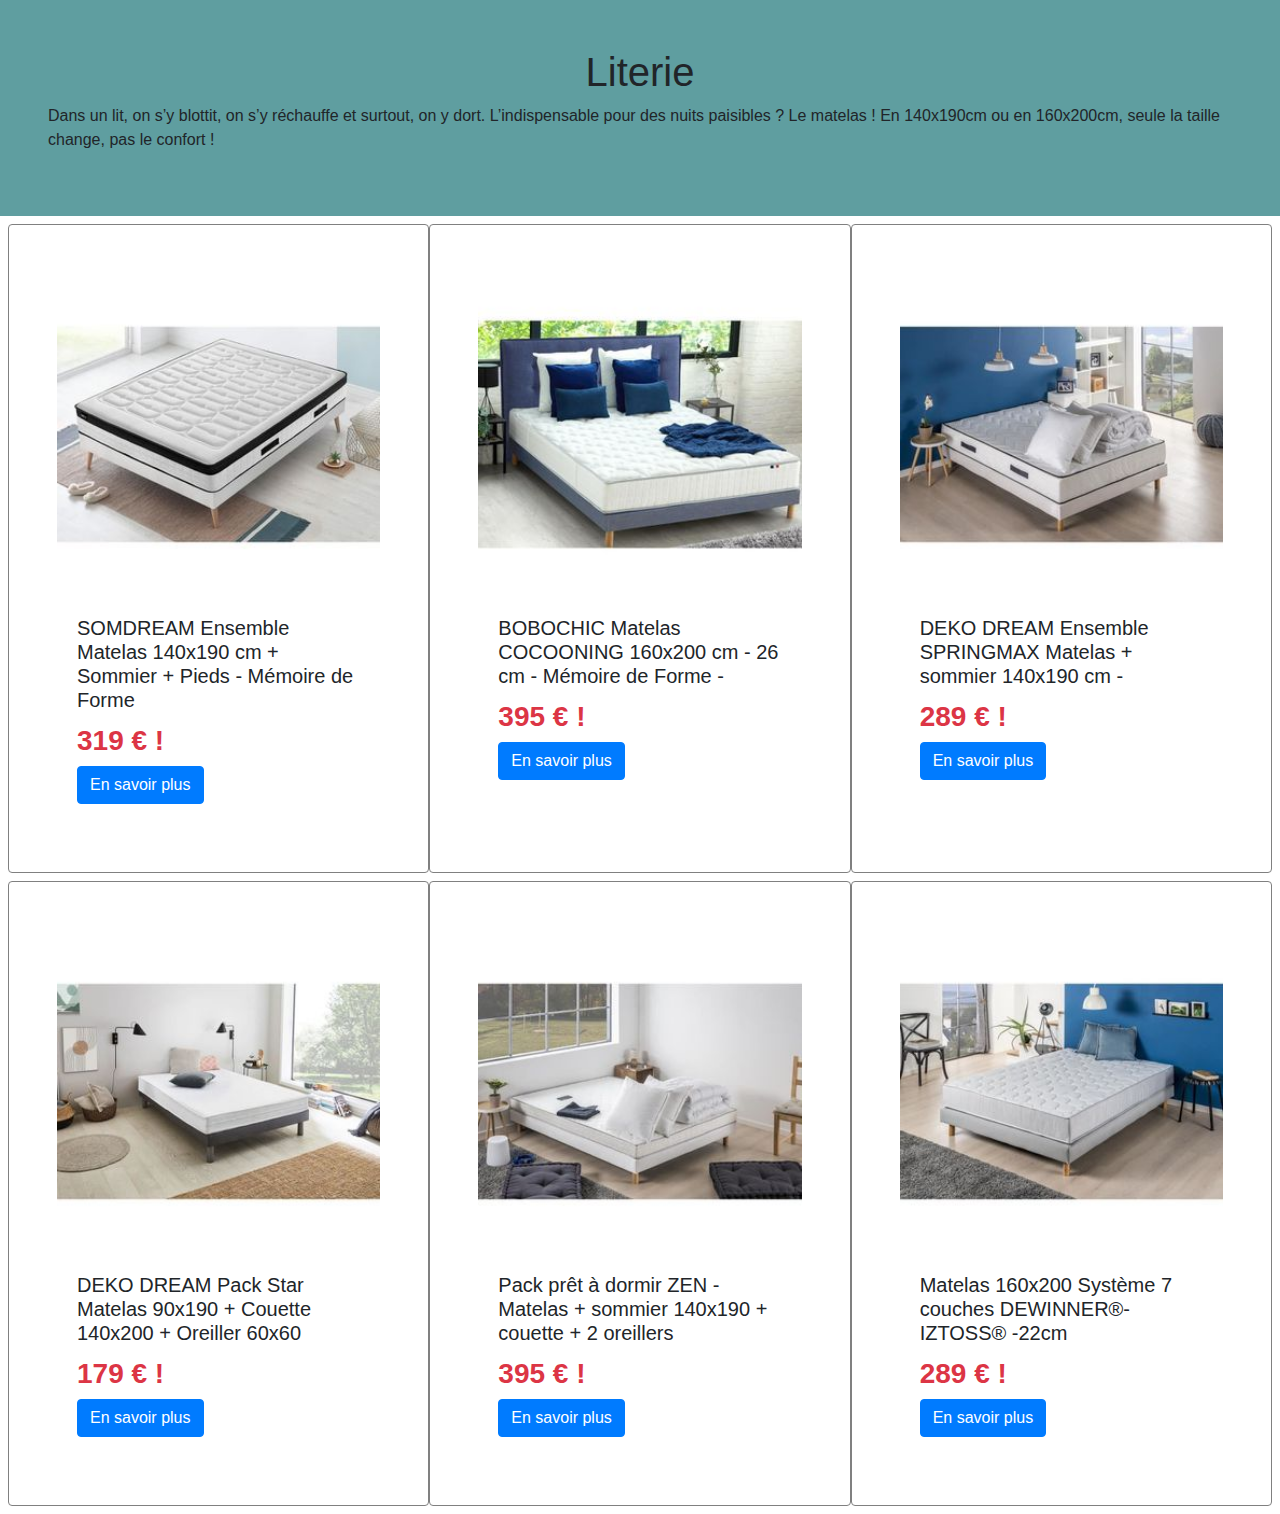
<file: categorie.html>
<!DOCTYPE html>
<html lang="en">
<head>
    <meta charset="UTF-8">
    <meta http-equiv="X-UA-Compatible" content="IE=edge">
    <meta name="viewport" content="width=device-width, initial-scale=1.0">
    <link rel="stylesheet" href="https://maxcdn.bootstrapcdn.com/bootstrap/4.0.0/css/bootstrap.min.css" integrity="sha384-Gn5384xqQ1aoWXA+058RXPxPg6fy4IWvTNh0E263XmFcJlSAwiGgFAW/dAiS6JXm" crossorigin="anonymous">
    <title>Document</title>
</head>
<body>
    <div class="container-fluid h-100 p-5 d-flex flex-column align-items-center" style="background-color: cadetblue;">
        <h1>Literie</h1>
        <p>Dans un lit, on s’y blottit, on s’y réchauffe et surtout, on y dort. L’indispensable pour des nuits paisibles ? Le matelas ! En 140x190cm ou en 160x200cm, seule la taille change, pas le confort !</p>
    </div>
    <div class="row m-2">
        <div class="card col-md-4 d-flex flex-column align-items-center p-5" style="border: 1px solid grey">
            <img class="card-img-top img-fluid" src="images/lit1.jpg" alt="Card image cap">
            <div class="card-body">
              <h5 class="card-title">SOMDREAM Ensemble Matelas 140x190 cm + Sommier + Pieds - Mémoire de Forme</h5>
              <h3 class="card-text font-weight-bold text-danger">319 € !</h3>
              <a href="#" class="btn btn-primary">En savoir plus</a>
            </div>
          </div>
          <div class="card col-md-4 d-flex flex-column align-items-center p-5" style="border: 1px solid grey">
            <img class="card-img-top img-fluid" src="images/lit2.jpg" alt="Card image cap">
            <div class="card-body">
              <h5 class="card-title">BOBOCHIC Matelas COCOONING 160x200 cm - 26 cm - Mémoire de Forme - </h5>
              <h3 class="card-text font-weight-bold text-danger">395 € !</h3>
              <a href="#" class="btn btn-primary">En savoir plus</a>
            </div>
          </div>
          <div class="card col-md-4 d-flex flex-column align-items-center p-5" style="border: 1px solid grey">
            <img class="card-img-top img-fluid" src="images/lit5.jpg" alt="Card image cap">
            <div class="card-body">
              <h5 class="card-title">DEKO DREAM Ensemble SPRINGMAX Matelas + sommier 140x190 cm - </h5>
              <h3 class="card-text font-weight-bold text-danger">289 € !</h3>
              <a href="#" class="btn btn-primary">En savoir plus</a>
            </div>
          </div>
    </div>

    <div class="row m-2">
        <div class="card col-md-4 d-flex flex-column align-items-center p-5" style="border: 1px solid grey">
            <img class="card-img-top img-fluid" src="images/lit9.jpg" alt="Card image cap">
            <div class="card-body">
              <h5 class="card-title">DEKO DREAM Pack Star Matelas 90x190 + Couette 140x200 + Oreiller 60x60</h5>
              <h3 class="card-text font-weight-bold text-danger">179 € !</h3>
              <a href="#" class="btn btn-primary">En savoir plus</a>
            </div>
          </div>
          <div class="card col-md-4 d-flex flex-column align-items-center p-5" style="border: 1px solid grey">
            <img class="card-img-top img-fluid" src="images/lit6.jpg" alt="Card image cap">
            <div class="card-body">
              <h5 class="card-title">Pack prêt à dormir ZEN - Matelas + sommier 140x190 + couette + 2 oreillers</h5>
              <h3 class="card-text font-weight-bold text-danger">395 € !</h3>
              <a href="#" class="btn btn-primary">En savoir plus</a>
            </div>
          </div>
          <div class="card col-md-4 d-flex flex-column align-items-center p-5" style="border: 1px solid grey">
            <img class="card-img-top img-fluid" src="images/lit8.jpg" alt="Card image cap">
            <div class="card-body">
              <h5 class="card-title">Matelas 160x200 Système 7 couches DEWINNER®-IZTOSS® -22cm</h5>
              <h3 class="card-text font-weight-bold text-danger">289 € !</h3>
              <a href="#" class="btn btn-primary">En savoir plus</a>
            </div>
          </div>
    </div>


    <script src="https://code.jquery.com/jquery-3.2.1.slim.min.js" integrity="sha384-KJ3o2DKtIkvYIK3UENzmM7KCkRr/rE9/Qpg6aAZGJwFDMVNA/GpGFF93hXpG5KkN" crossorigin="anonymous"></script>
    <script src="https://cdnjs.cloudflare.com/ajax/libs/popper.js/1.12.9/umd/popper.min.js" integrity="sha384-ApNbgh9B+Y1QKtv3Rn7W3mgPxhU9K/ScQsAP7hUibX39j7fakFPskvXusvfa0b4Q" crossorigin="anonymous"></script>
    <script src="https://maxcdn.bootstrapcdn.com/bootstrap/4.0.0/js/bootstrap.min.js" integrity="sha384-JZR6Spejh4U02d8jOt6vLEHfe/JQGiRRSQQxSfFWpi1MquVdAyjUar5+76PVCmYl" crossorigin="anonymous"></script>
</body>
</html>
</file>
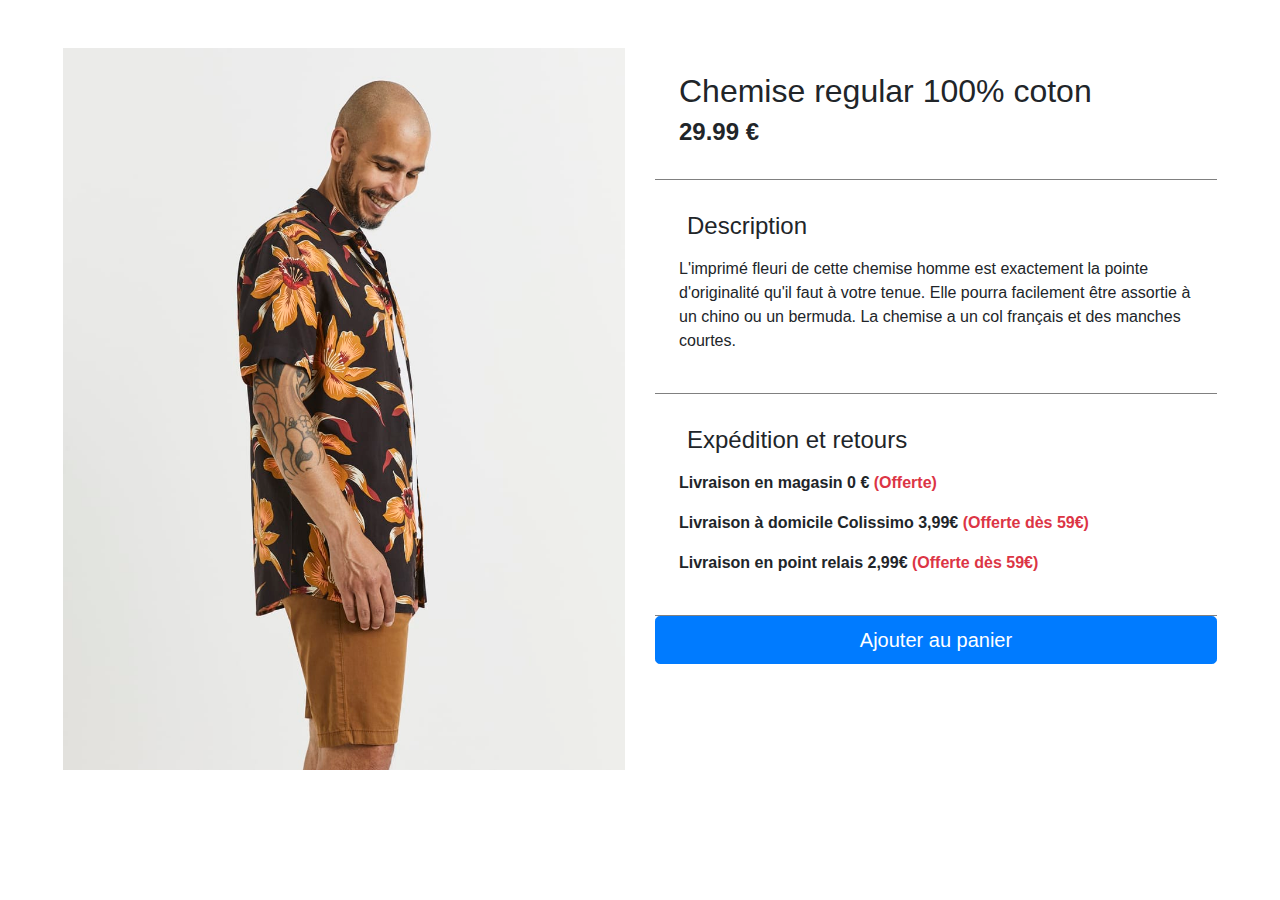
<file: produit.html>
<!DOCTYPE html>
<html lang="en">
<head>
    <meta charset="UTF-8">
    <meta http-equiv="X-UA-Compatible" content="IE=edge">
    <meta name="viewport" content="width=device-width, initial-scale=1.0">
    <link rel="stylesheet" href="https://maxcdn.bootstrapcdn.com/bootstrap/4.0.0/css/bootstrap.min.css" integrity="sha384-Gn5384xqQ1aoWXA+058RXPxPg6fy4IWvTNh0E263XmFcJlSAwiGgFAW/dAiS6JXm" crossorigin="anonymous">
    <title>produit</title>
</head>
<body>
    <div class="row m-5">
        <div class="col-md-6">
            <img src="images/product-media-import-1097090-3-product.jpg" class="img-fluid" alt="">
        </div>
        <div class="col-md-6 d-flex flex-column align-items-center">
            <div class="container-fluid p-4" style="border-bottom: 1px solid grey">
                <h2>Chemise regular 100% coton</h2>
                <h4 class="font-weight-bold">29.99 €</h4>
            </div>
            <div class="container-fluid p-4" style="border-bottom: 1px solid grey">
                <h4 class="p-2">Description</h4>
                <p>L'imprimé fleuri de cette chemise homme est exactement la pointe d'originalité qu'il faut à votre tenue. Elle pourra facilement être assortie à un chino ou un bermuda. La chemise a un col français et des manches courtes.</p>
            </div>
            <div class="container-fluid p-4 font-weight-bold" style="border-bottom: 1px solid grey">
                <h4 class="p-2">Expédition et retours</h4>
                <p>Livraison en magasin 0 €
                    <span class="text-danger">(Offerte)</span></p>
                    <p>Livraison à domicile Colissimo
                        3,99€ <span class="text-danger">(Offerte dès 59€)</span></p>
                        <p>Livraison en point relais
                            2,99€ <span class="text-danger">(Offerte dès 59€)</span></p>
            </div>
            <button type="button" class="btn btn-primary btn-lg btn-block">Ajouter au panier</button>
        </div>
    </div>
  
    

    <script src="https://code.jquery.com/jquery-3.2.1.slim.min.js" integrity="sha384-KJ3o2DKtIkvYIK3UENzmM7KCkRr/rE9/Qpg6aAZGJwFDMVNA/GpGFF93hXpG5KkN" crossorigin="anonymous"></script>
    <script src="https://cdnjs.cloudflare.com/ajax/libs/popper.js/1.12.9/umd/popper.min.js" integrity="sha384-ApNbgh9B+Y1QKtv3Rn7W3mgPxhU9K/ScQsAP7hUibX39j7fakFPskvXusvfa0b4Q" crossorigin="anonymous"></script>
    <script src="https://maxcdn.bootstrapcdn.com/bootstrap/4.0.0/js/bootstrap.min.js" integrity="sha384-JZR6Spejh4U02d8jOt6vLEHfe/JQGiRRSQQxSfFWpi1MquVdAyjUar5+76PVCmYl" crossorigin="anonymous"></script>
</body>
</html>
</file>
